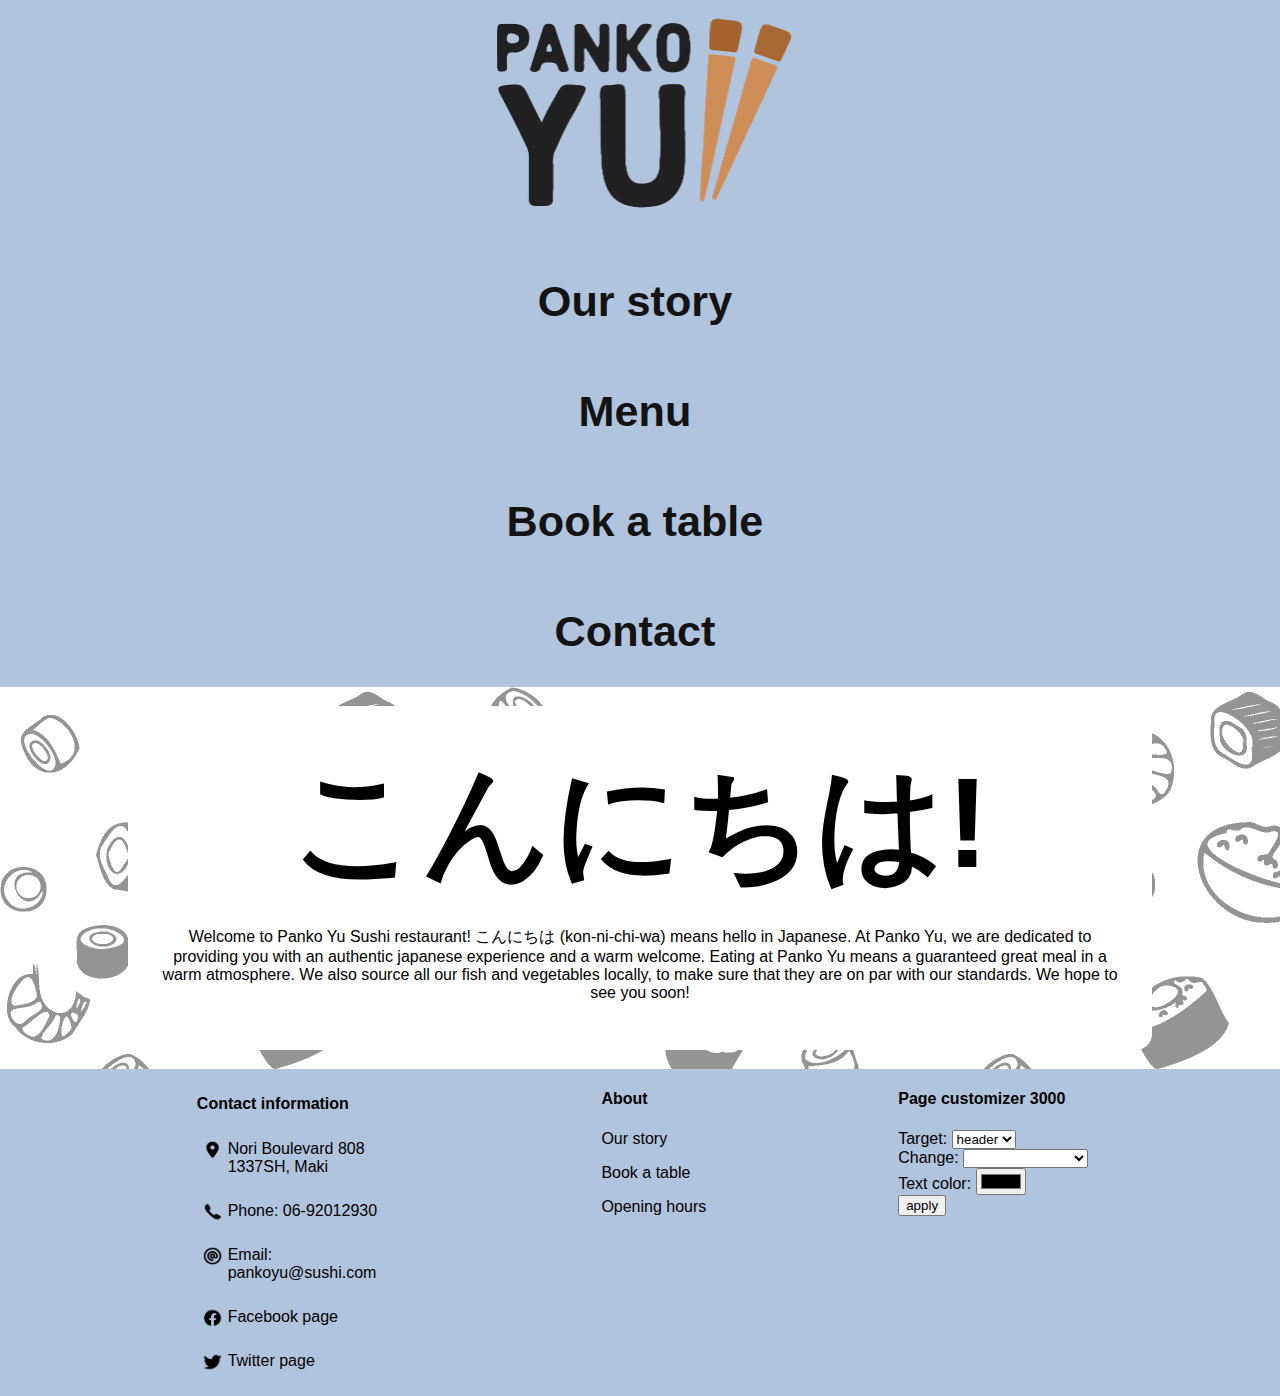
<file: HTML/index.html>
<!DOCTYPE html>
<html lang="en">
    <head>
        <meta charset="UTF-8">
        <title>Panko Yu Sushi Restaurant Homepage</title>
        <link rel="stylesheet" href="../css/style.css">
        <meta name="viewport" content="width=device-width, initial-scale=1.0"/>
        <meta name="description" content="Main page of the website of Panko Yu Sushi Restaurant."/>
    </head>
    <body>
        <header class="nav-header">
            <a href="index.html"><img src="../images/panko_yu_simple_transparent_normalRes.png" alt="Panko Yu logo, link to homepage" width="320" height="240"></a>
            <nav class="nav-header__text-links">
                <a href="story.html">Our story</a>
                <a href="menu.html">Menu</a>
                <a href="booking.html">Book a table</a>
                <a href="about.html">Contact</a>
            </nav>
        </header>
        <main class="content" id="main-content">
            <article class="mainpage-content">
                <h1 id="mainpage-content__header">
                    こんにちは!
                </h1>
                <p>
                    Welcome to Panko Yu Sushi restaurant! こんにちは (kon-ni-chi-wa) means hello in Japanese. At Panko Yu, we are dedicated to providing you with an authentic japanese experience and a warm welcome.
                    Eating at Panko Yu means a guaranteed great meal in a warm atmosphere.
                    We also source all our fish and vegetables locally, to make sure that they are on par with our standards. We hope to see you soon!
                </p>
            </article>
        </main>
        <footer class="footer">
            <article class="footer__contact-info">
                <h4><a href="about.html#contact_information">Contact information</a></h4>
                <img class="footer__contact-image" src="../images/icons8-location-96.png" alt="location icon"><p class="footer__contact-info-item">Nori Boulevard 808 <br> 1337SH, Maki</p>
                <img class="footer__contact-image" src="../images/icons8-phone-90.png" alt="phone icon"><p class="footer__contact-info-item">Phone: 06-92012930</p>
                <img class="footer__contact-image" src="../images/icons8-email-sign-96.png" alt="email icon"><p class="footer__contact-info-item">Email: pankoyu@sushi.com</p>
                <img class="footer__contact-image" src="../images/icons8-facebook-90.png" alt="facebook logo icon"><p class="footer__contact-info-item"><a href="https://facebook.com">Facebook page</a></p>
                <img class="footer__contact-image" src="../images/icons8-twitter-90.png" alt="twitter logo icon"><p class="footer__contact-info-item"><a href="https://www.twitter.com">Twitter page</a></p>
            </article>
            <article class="footer__about-info">
                <h4>About</h4>
                <p><a class="footer__about-info-item" href="story.html">Our story</a></p>
                <p><a class="footer__about-info-item" href="booking.html">Book a table</a></p>
                <p><a class="footer__about-info-item" href="about.html#opening_hours">Opening hours</a></p>
            </article>
            <form class="footer__customizer">
                <h4>Page customizer 3000</h4>
                <div class="footer__customizer--container" id="footer__customizer__element-target-selector--container">
                    <label for="footer__customizer__element-target-selector">Target:</label>
                    <select name="target" id="footer__customizer__element-target-selector">
                    </select>
                </div>
                <div class="footer__customizer--container" id="footer__customizer__change-selector--container">
                    <label for="footer__customizer__change-selector">Change: </label>
                    <select name="change" id="footer__customizer__change-selector">
                        <option value="text_color">text color</option>
                        <option value="background_color">background color</option>
                        <option value="font_size">font size</option>
                    </select>
                </div>
                <button type="button" id="footer__customizer__apply-button" value="apply">apply</button>
            </form>
        </footer>
    <script src="../JavaScript/customizer-3000.js"></script>
    </body>
</html>
</file>
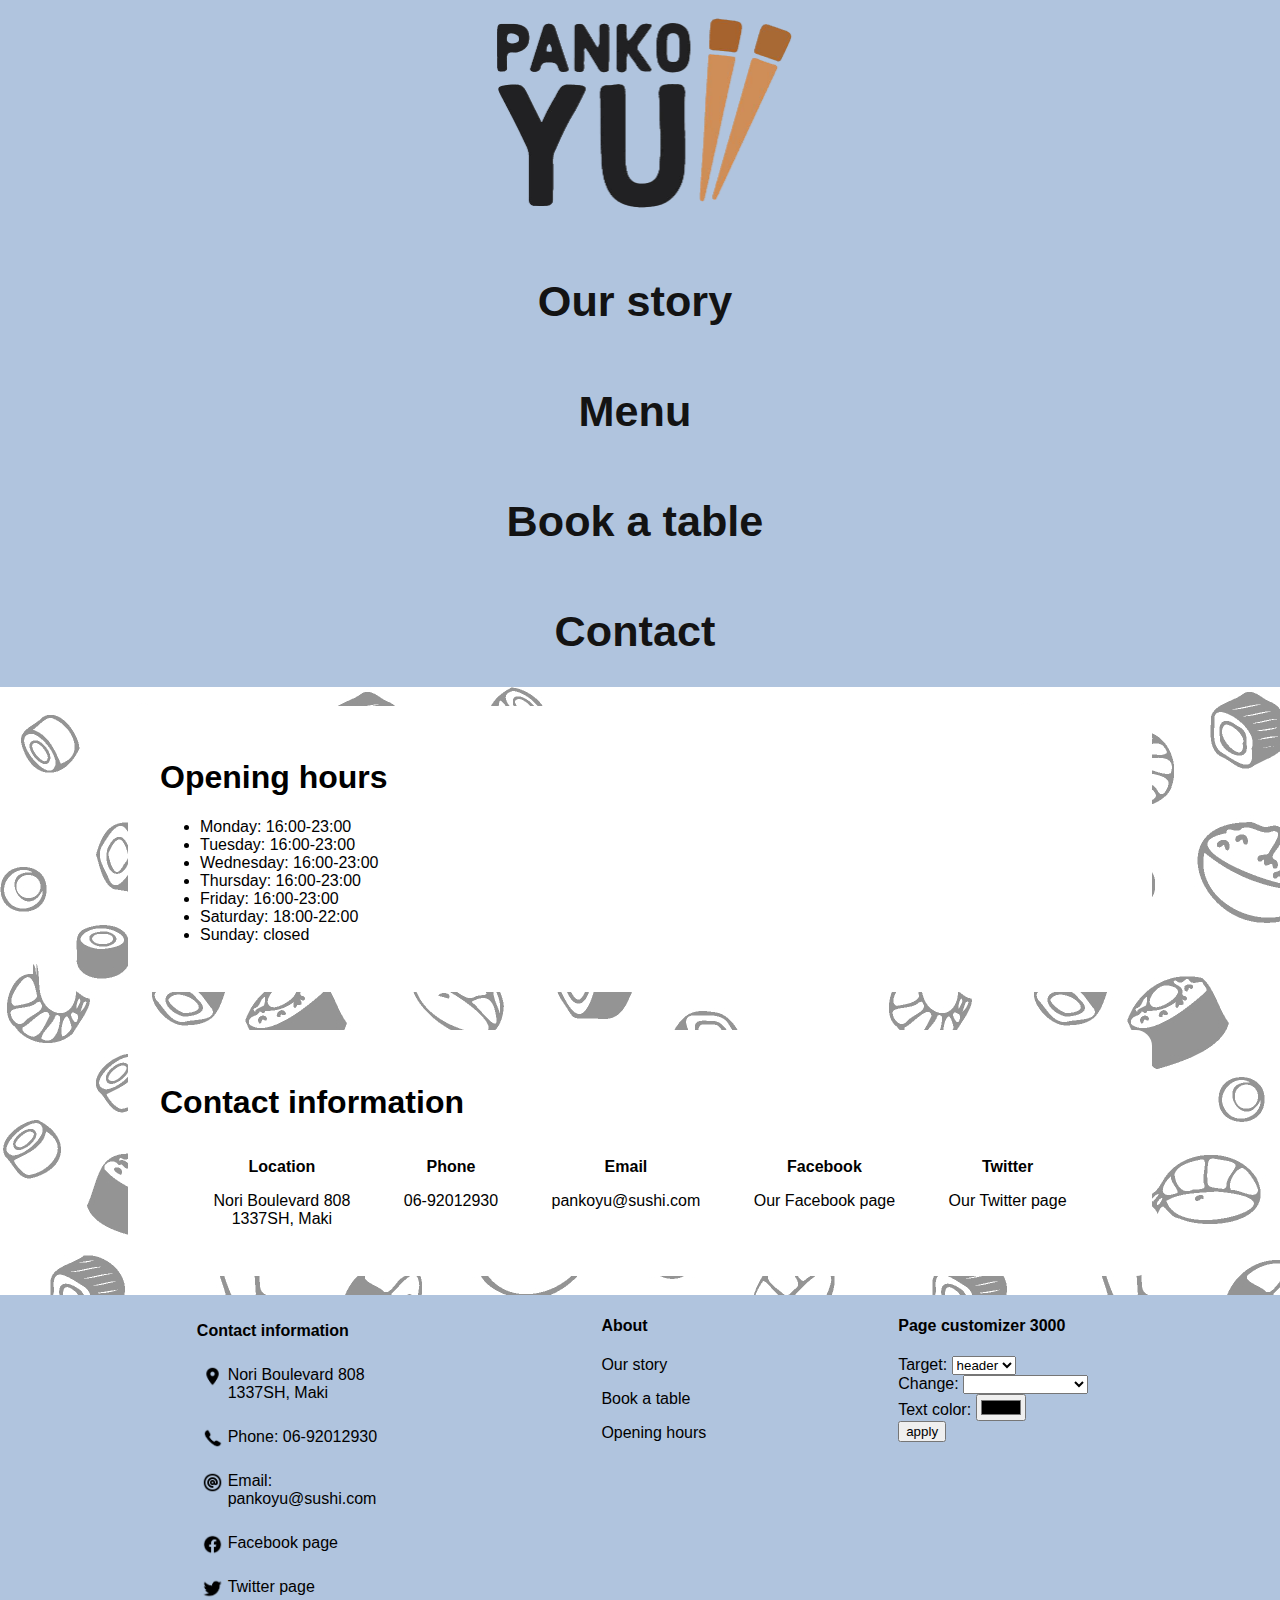
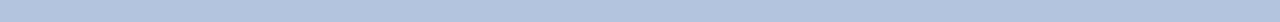
<file: HTML/about.html>
<!DOCTYPE html>
<html lang="en">
    <head>
        <meta charset="UTF-8">
        <title>Panko Yu Sushi Restaurant About page</title>
        <link rel="stylesheet" href="../css/style.css">
        <meta name="viewport" content="width=device-width, initial-scale=1.0"/>
        <meta name="description" content="Page containing opening hours and contact information of Panko Yu Sushi Restaurant."/>
    </head>
    <body>
        <header class="nav-header">
            <a href="index.html"><img src="../images/panko_yu_simple_transparent_normalRes.png" alt="Panko Yu logo, link to homepage" width="320" height="240"></a>
            <nav class="nav-header__text-links">
                <a href="story.html">Our story</a>
                <a href="menu.html">Menu</a>
                <a href="booking.html">Book a table</a>
                <a href="about.html">Contact</a>
            </nav>
        </header>
        <main class="content">
            <article class="about-info about-info__opening-hours" id="opening_hours">
                <h1>Opening hours</h1>
                <ul>
                    <li>Monday: 16:00-23:00</li>
                    <li>Tuesday: 16:00-23:00</li>
                    <li>Wednesday: 16:00-23:00</li>
                    <li>Thursday: 16:00-23:00</li>
                    <li>Friday: 16:00-23:00</li>
                    <li>Saturday: 18:00-22:00</li>
                    <li>Sunday: closed</li>
                </ul>        
            </article>
            <article class="about-info about-info__contact-info" id="contact_information">
                <h1>Contact information</h1>
                <div id="contact-info-container">
                    <div>
                        <p class="contact-info-container__info-item">Location</p>
                        <p>Nori Boulevard 808 <br> 1337SH, Maki</p>
                    </div>
                    <div>
                        <p class="contact-info-container__info-item">Phone</p>
                        <p>06-92012930</p>
                    </div>
                    <div>
                        <p class="contact-info-container__info-item">Email</p>
                        <p>pankoyu@sushi.com</p>
                    </div>
                    <div>
                        <p class="contact-info-container__info-item">Facebook</p>
                        <p><a href="https://www.facebook.com/">Our Facebook page</a></p>
                    </div>
                    <div>
                        <p class="contact-info-container__info-item">Twitter</p>
                        <p><a href="https://www.twitter.com/">Our Twitter page</a></p>
                    </div>
                </div>
            </article>
        </main>
        <footer class="footer">
            <article class="footer__contact-info">
                <h4><a href="about.html#contact_information">Contact information</a></h4>
                <img class="footer__contact-image" src="../images/icons8-location-96.png" alt="location icon"><p class="footer__contact-info-item">Nori Boulevard 808 <br> 1337SH, Maki</p>
                <img class="footer__contact-image" src="../images/icons8-phone-90.png" alt="phone icon"><p class="footer__contact-info-item">Phone: 06-92012930</p>
                <img class="footer__contact-image" src="../images/icons8-email-sign-96.png" alt="email icon"><p class="footer__contact-info-item">Email: pankoyu@sushi.com</p>
                <img class="footer__contact-image" src="../images/icons8-facebook-90.png" alt="facebook logo icon"><p class="footer__contact-info-item"><a href="https://facebook.com">Facebook page</a></p>
                <img class="footer__contact-image" src="../images/icons8-twitter-90.png" alt="twitter logo icon"><p class="footer__contact-info-item"><a href="https://www.twitter.com">Twitter page</a></p>
            </article>
            <article class="footer__about-info">
                <h4>About</h4>
                <p><a class="footer__about-info-item" href="story.html">Our story</a></p>
                <p><a class="footer__about-info-item" href="booking.html">Book a table</a></p>
                <p><a class="footer__about-info-item" href="about.html#opening_hours">Opening hours</a></p>
            </article>
            <form class="footer__customizer">
                <h4>Page customizer 3000</h4>
                <div class="footer__customizer--container" id="footer__customizer__element-target-selector--container">
                    <label for="footer__customizer__element-target-selector">Target:</label>
                    <select name="target" id="footer__customizer__element-target-selector">
                    </select>
                </div>
                <div class="footer__customizer--container" id="footer__customizer__change-selector--container">
                    <label for="footer__customizer__change-selector">Change: </label>
                    <select name="change" id="footer__customizer__change-selector">
                        <option value="text_color">text color</option>
                        <option value="background_color">background color</option>
                        <option value="font_size">font size</option>
                    </select>
                </div>
                <button type="button" id="footer__customizer__apply-button" value="apply">apply</button>
            </form>
        </footer>
        <script src="../JavaScript/customizer-3000.js"></script>
    </body>
</html>
</file>
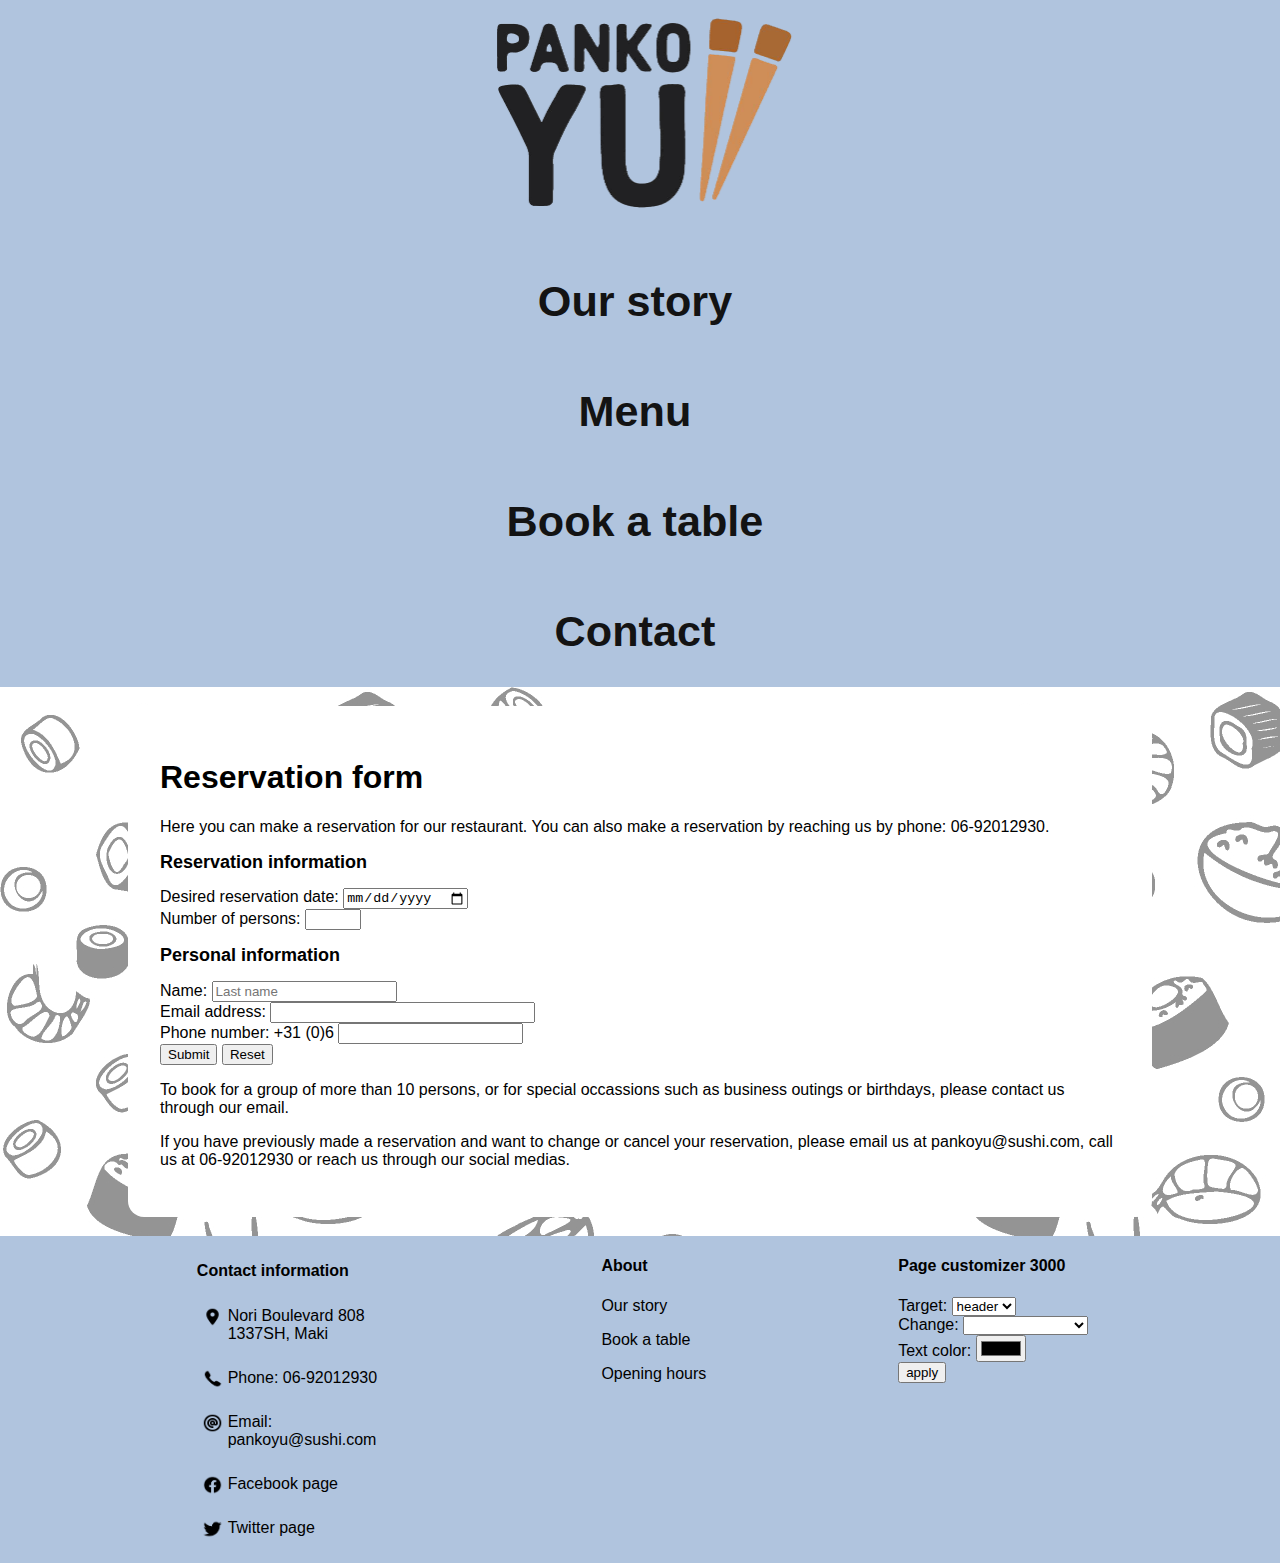
<file: HTML/booking.html>
<!DOCTYPE html>
<html lang="en">
    <head>
        <meta charset="UTF-8">
        <title>Panko Yu Sushi Restaurant Booking page</title>
        <link rel="stylesheet" href="../css/style.css">
        <meta name="viewport" content="width=device-width, initial-scale=1.0"/>
        <meta name="description" content="Panko Yu Sushi Restaurant's booking page."/>
        <script>
            function alertUser()
            {
                alert("Your reservation has been submitted.");
            }
        </script>
    </head>
    <body>
        <header class="nav-header">
            <a href="index.html"><img src="../images/panko_yu_simple_transparent_normalRes.png" alt="Panko Yu logo, link to homepage" width="320" height="240"></a>
            <nav class="nav-header__text-links">
                <a href="story.html">Our story</a>
                <a href="menu.html">Menu</a>
                <a href="booking.html">Book a table</a>
                <a href="about.html">Contact</a>
            </nav>
        </header>
        <main class="content">
            <article class="reservation-form">
                <h1 class="reservation-form__content">Reservation form</h1>
                <p class="reservation-form__content">
                    Here you can make a reservation for our restaurant. You can also make a reservation by reaching us by phone: 06-92012930.
                </p>
                <form class="reservation-form__content" onsubmit="alertUser()">
                    <h2 class="reservation-form__header">Reservation information</h2>
                    <label for="reservation_date">Desired reservation date:</label>
                    <input type="date" id="reservation_date" name="reservation_date" required> <br>
                    <label for="number_of_persons">Number of persons:</label>
                    <input type="number" id="number_of_persons" name="number_of_persons" min="1" max="10" required> <br>
                    <h2 class="reservation-form__header">Personal information</h2>
                    <label for="name">Name:</label>
                    <input type="text" id="name" name="name" placeholder="Last name" required> <br>
                    <label for="email_address">Email address:</label>
                    <input type="email" id="email_address" name="email_address" required size="30"> <br>
                    <label for="phone_number">Phone number: +31 (0)6</label>
                    <input type="tel" id="phone_number" name="phone_number" pattern="[0-9]{8}" required> <br>
                    <input type="submit" value="Submit">
                    <input type="reset">    
                </form>
                <p class="reservation-form__content">
                    To book for a group of more than 10 persons, or for special occassions such as business outings or birthdays, please contact us through our email.
                </p>
                <p class="reservation-form__content">
                    If you have previously made a reservation and want to change or cancel your reservation, please email us at pankoyu@sushi.com, call us at 06-92012930 or reach us through our <a href="about.html#contact_information">social medias</a>.
                </p>
            </article>
        </main>
        <footer class="footer">
            <article class="footer__contact-info">
                <h4><a href="about.html#contact_information">Contact information</a></h4>
                <img class="footer__contact-image" src="../images/icons8-location-96.png" alt="location icon"><p class="footer__contact-info-item">Nori Boulevard 808 <br> 1337SH, Maki</p>
                <img class="footer__contact-image" src="../images/icons8-phone-90.png" alt="phone icon"><p class="footer__contact-info-item">Phone: 06-92012930</p>
                <img class="footer__contact-image" src="../images/icons8-email-sign-96.png" alt="email icon"><p class="footer__contact-info-item">Email: pankoyu@sushi.com</p>
                <img class="footer__contact-image" src="../images/icons8-facebook-90.png" alt="facebook logo icon"><p class="footer__contact-info-item"><a href="https://facebook.com">Facebook page</a></p>
                <img class="footer__contact-image" src="../images/icons8-twitter-90.png" alt="twitter logo icon"><p class="footer__contact-info-item"><a href="https://www.twitter.com">Twitter page</a></p>
            </article>
            <article class="footer__about-info">
                <h4>About</h4>
                <p><a class="footer__about-info-item" href="story.html">Our story</a></p>
                <p><a class="footer__about-info-item" href="booking.html">Book a table</a></p>
                <p><a class="footer__about-info-item" href="about.html#opening_hours">Opening hours</a></p>
            </article>
            <form class="footer__customizer">
                <h4>Page customizer 3000</h4>
                <div class="footer__customizer--container" id="footer__customizer__element-target-selector--container">
                    <label for="footer__customizer__element-target-selector">Target:</label>
                    <select name="target" id="footer__customizer__element-target-selector">
                    </select>
                </div>
                <div class="footer__customizer--container" id="footer__customizer__change-selector--container">
                    <label for="footer__customizer__change-selector">Change: </label>
                    <select name="change" id="footer__customizer__change-selector">
                        <option value="text_color">text color</option>
                        <option value="background_color">background color</option>
                        <option value="font_size">font size</option>
                    </select>
                </div>
                <button type="button" id="footer__customizer__apply-button" value="apply">apply</button>
            </form>
        </footer>
        <script src="../JavaScript/customizer-3000.js"></script>
    </body>
</html>
</file>
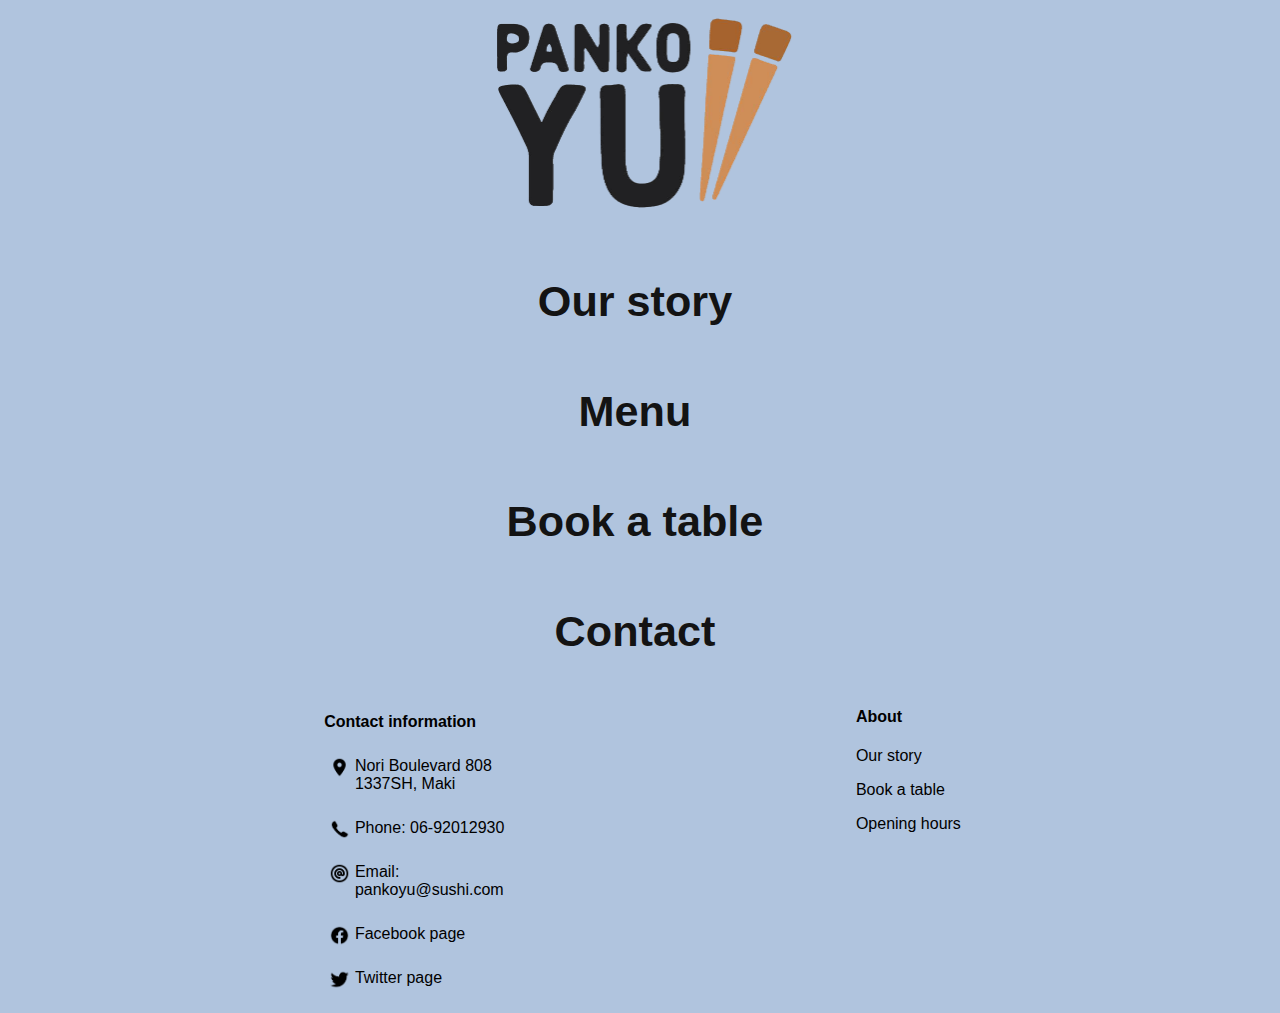
<file: HTML/menu-cart-test.html>
<!DOCTYPE html>
<html lang="en">
    <head>
        <meta charset="UTF-8">
        <title>Panko Yu Sushi Restaurant Menu page</title>
        <link rel="stylesheet" href="../css/style.css">
        <meta name="viewport" content="width=device-width, initial-scale=1.0"/>
        <meta name="description" content="Panko Yu's sushi menu and ordering page."/>
    </head>
    <body>
        <header class="nav-header">
            <a href="index.html"><img src="../images/panko_yu_simple_transparent_normalRes.png" alt="Panko Yu logo, link to homepage" width="320" height="240"></a>
            <nav class="nav-header__text-links">
                <a href="story.html">Our story</a>
                <a href="menu.html">Menu</a>
                <a href="booking.html">Book a table</a>
                <a href="about.html">Contact</a>
            </nav>
        </header>
        <div id="cart-container"></div>
        <footer class="footer">
            <article class="footer__contact-info">
                <h4><a href="about.html#contact_information" style="color:black">Contact information</a></h4>
                <img class="footer__contact-image" src="../images/icons8-location-96.png" alt="location icon"><p class="footer__contact-info-item">Nori Boulevard 808 <br> 1337SH, Maki</p>
                <img class="footer__contact-image" src="../images/icons8-phone-90.png" alt="phone icon"><p class="footer__contact-info-item">Phone: 06-92012930</p>
                <img class="footer__contact-image" src="../images/icons8-email-sign-96.png" alt="email icon"><p class="footer__contact-info-item">Email: pankoyu@sushi.com</p>
                <img class="footer__contact-image" src="../images/icons8-facebook-90.png" alt="facebook logo icon"><p class="footer__contact-info-item"><a href="https://facebook.com" style="color:black">Facebook page</a></p>
                <img class="footer__contact-image" src="../images/icons8-twitter-90.png" alt="twitter logo icon"><p class="footer__contact-info-item"><a href="https://www.twitter.com" style="color:black">Twitter page</a></p>
            </article>
            <article class="footer__about-info">
                <h4>About</h4>
                <p><a class="footer__about-info-item" href="story.html">Our story</a></p>
                <p><a class="footer__about-info-item" href="booking.html" style="color:black">Book a table</a></p>
                <p><a class="footer__about-info-item" href="about.html#opening_hours" style="color:black">Opening hours</a></p>
            </article>
        </footer>  
        <script type="text/javascript" src="../javascript/menu.js"></script>
    </body>
</html>
</file>
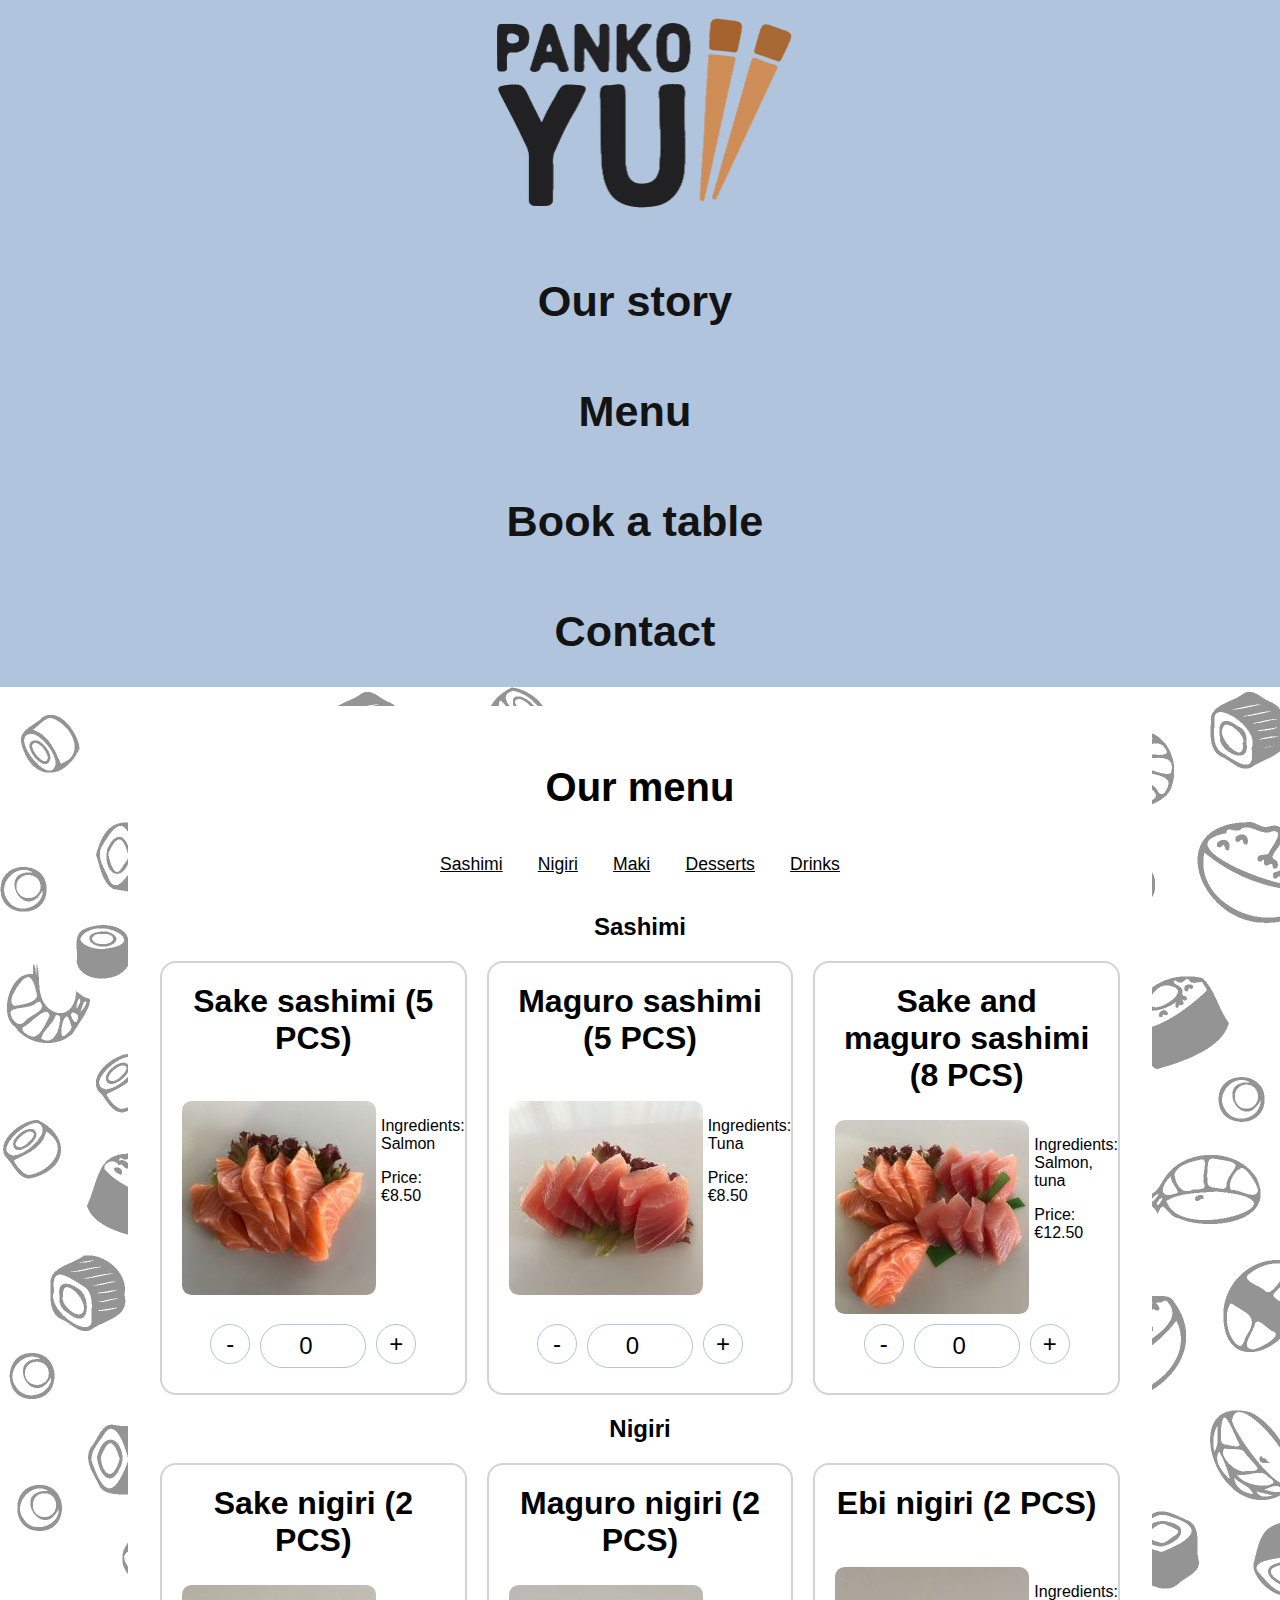
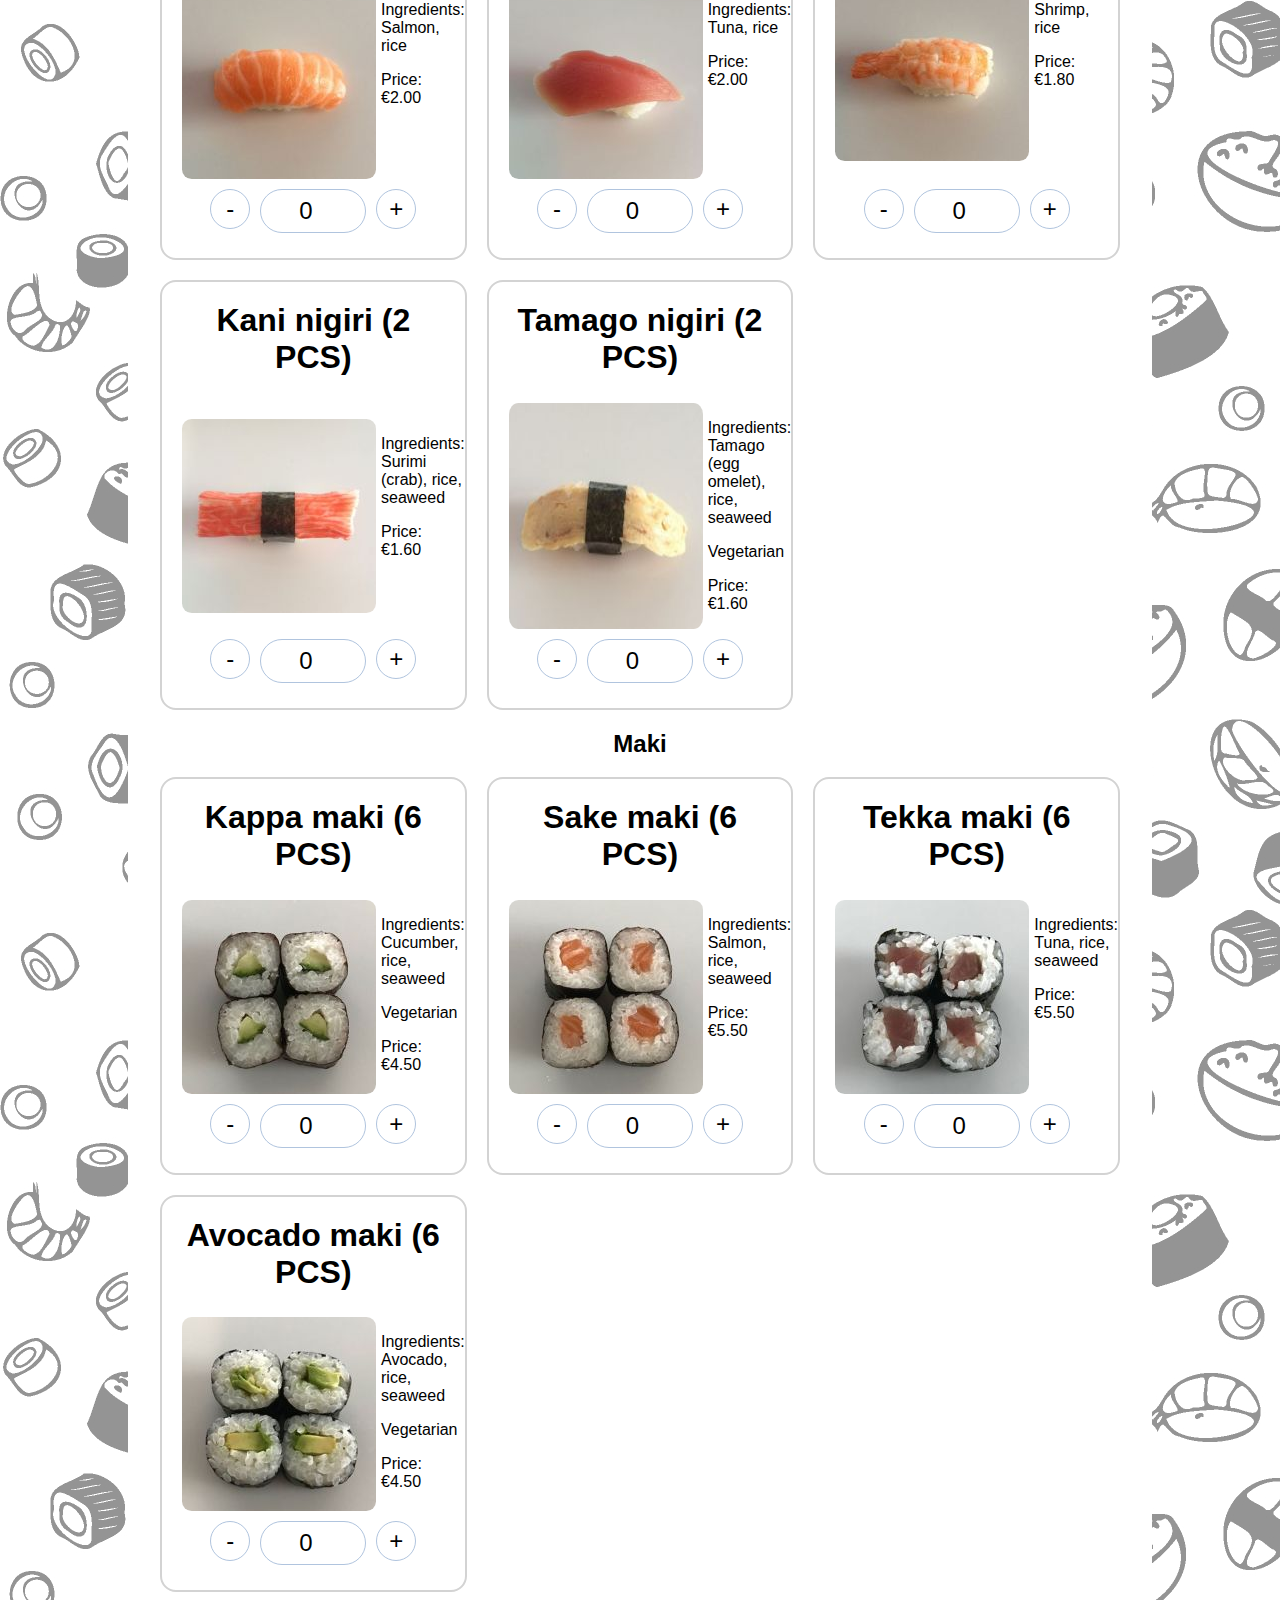
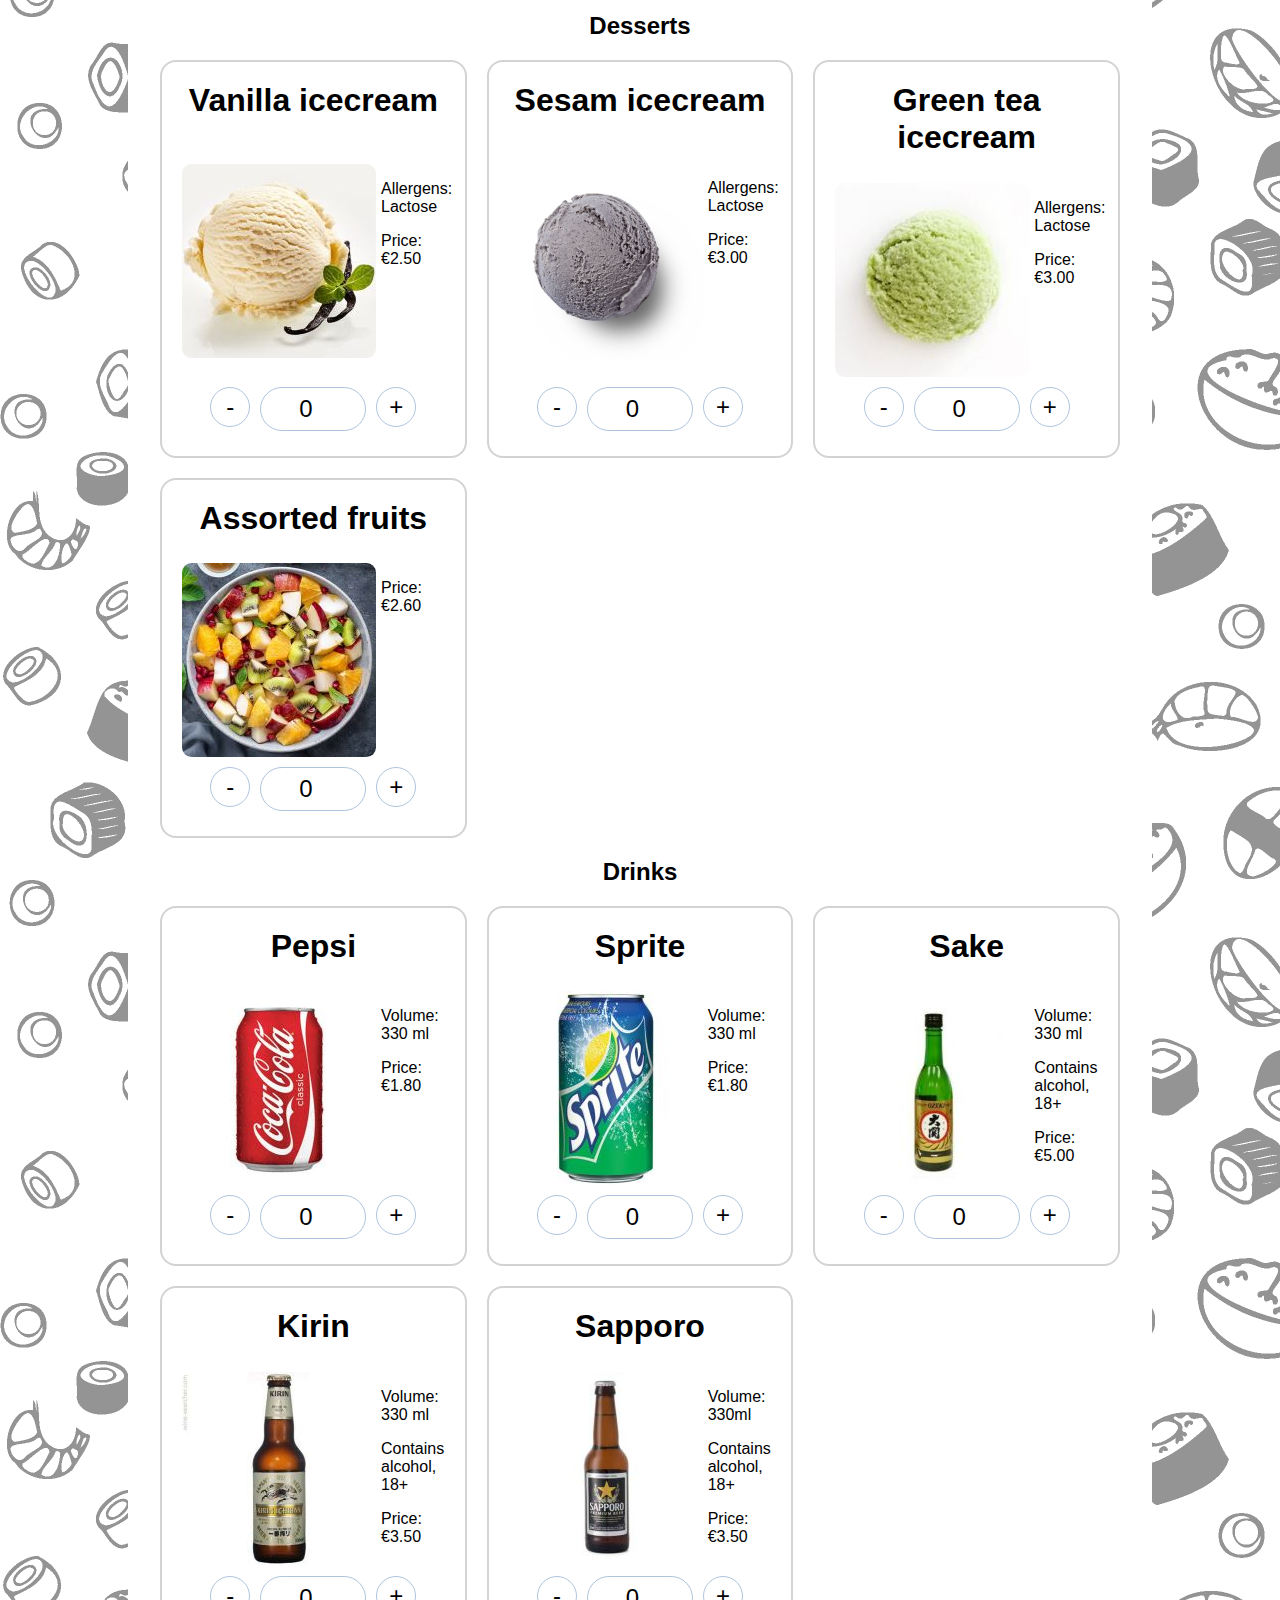
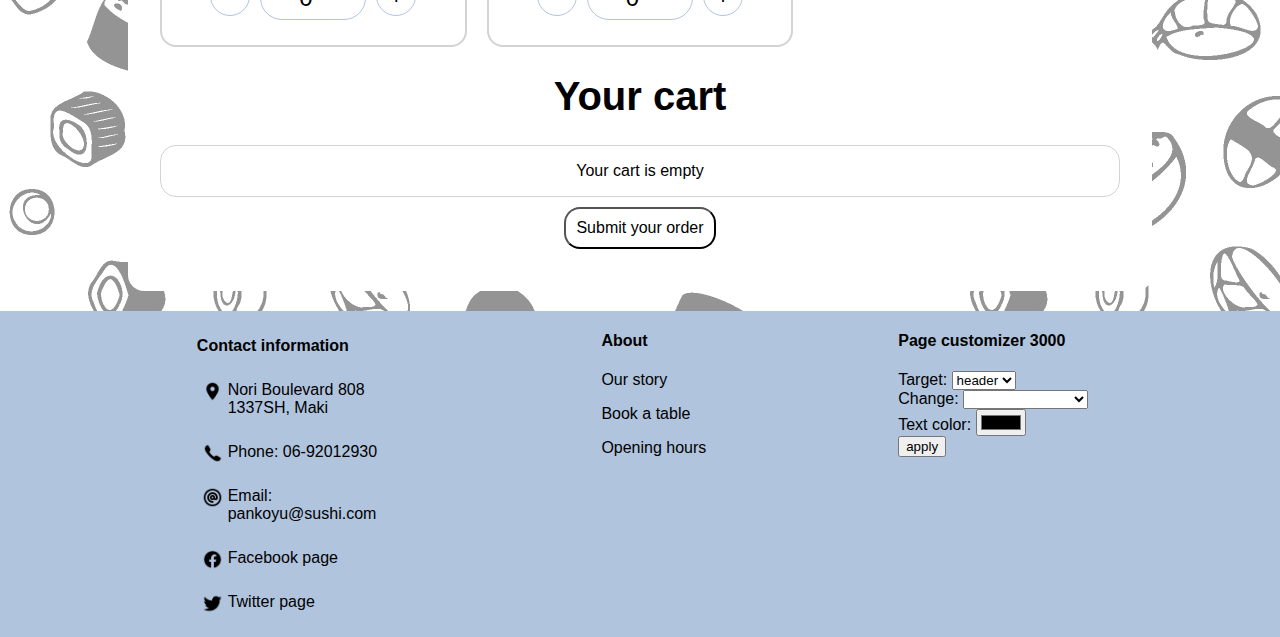
<file: HTML/menu.html>
<!DOCTYPE html>
<html lang="en">
    <head>
        <meta charset="UTF-8">
        <title>Panko Yu Sushi Restaurant Menu page</title>
        <link rel="stylesheet" href="../css/style.css">
        <meta name="viewport" content="width=device-width, initial-scale=1.0"/>
        <meta name="description" content="Panko Yu's sushi menu and ordering page."/>
    </head>
    <body>
        <header class="nav-header">
            <a href="index.html"><img src="../images/panko_yu_simple_transparent_normalRes.png" alt="Panko Yu logo, link to homepage" width="320" height="240"></a>
            <nav class="nav-header__text-links">
                <a href="story.html">Our story</a>
                <a href="menu.html">Menu</a>
                <a href="booking.html">Book a table</a>
                <a href="about.html">Contact</a>
            </nav>
        </header>
        <main class="content" id="menu-content">
        </main>
        <footer class="footer">
            <article class="footer__contact-info">
                <h4><a href="about.html#contact_information">Contact information</a></h4>
                <img class="footer__contact-image" src="../images/icons8-location-96.png" alt="location icon"><p class="footer__contact-info-item">Nori Boulevard 808 <br> 1337SH, Maki</p>
                <img class="footer__contact-image" src="../images/icons8-phone-90.png" alt="phone icon"><p class="footer__contact-info-item">Phone: 06-92012930</p>
                <img class="footer__contact-image" src="../images/icons8-email-sign-96.png" alt="email icon"><p class="footer__contact-info-item">Email: pankoyu@sushi.com</p>
                <img class="footer__contact-image" src="../images/icons8-facebook-90.png" alt="facebook logo icon"><p class="footer__contact-info-item"><a href="https://facebook.com">Facebook page</a></p>
                <img class="footer__contact-image" src="../images/icons8-twitter-90.png" alt="twitter logo icon"><p class="footer__contact-info-item"><a href="https://www.twitter.com">Twitter page</a></p>
            </article>
            <article class="footer__about-info">
                <h4>About</h4>
                <p><a class="footer__about-info-item" href="story.html">Our story</a></p>
                <p><a class="footer__about-info-item" href="booking.html">Book a table</a></p>
                <p><a class="footer__about-info-item" href="about.html#opening_hours">Opening hours</a></p>
            </article>
            <form class="footer__customizer">
                <h4>Page customizer 3000</h4>
                <div class="footer__customizer--container" id="footer__customizer__element-target-selector--container">
                    <label for="footer__customizer__element-target-selector">Target:</label>
                    <select name="target" id="footer__customizer__element-target-selector">
                    </select>
                </div>
                <div class="footer__customizer--container" id="footer__customizer__change-selector--container">
                    <label for="footer__customizer__change-selector">Change: </label>
                    <select name="change" id="footer__customizer__change-selector">
                        <option value="text_color">text color</option>
                        <option value="background_color">background color</option>
                        <option value="font_size">font size</option>
                    </select>
                </div>
                <button type="button" id="footer__customizer__apply-button" value="apply">apply</button>
            </form>
        </footer>
        <script type="text/javascript" src="../javascript/menu.js"></script>
        <script src="../JavaScript/customizer-3000.js"></script>
    </body>
</html>
</file>
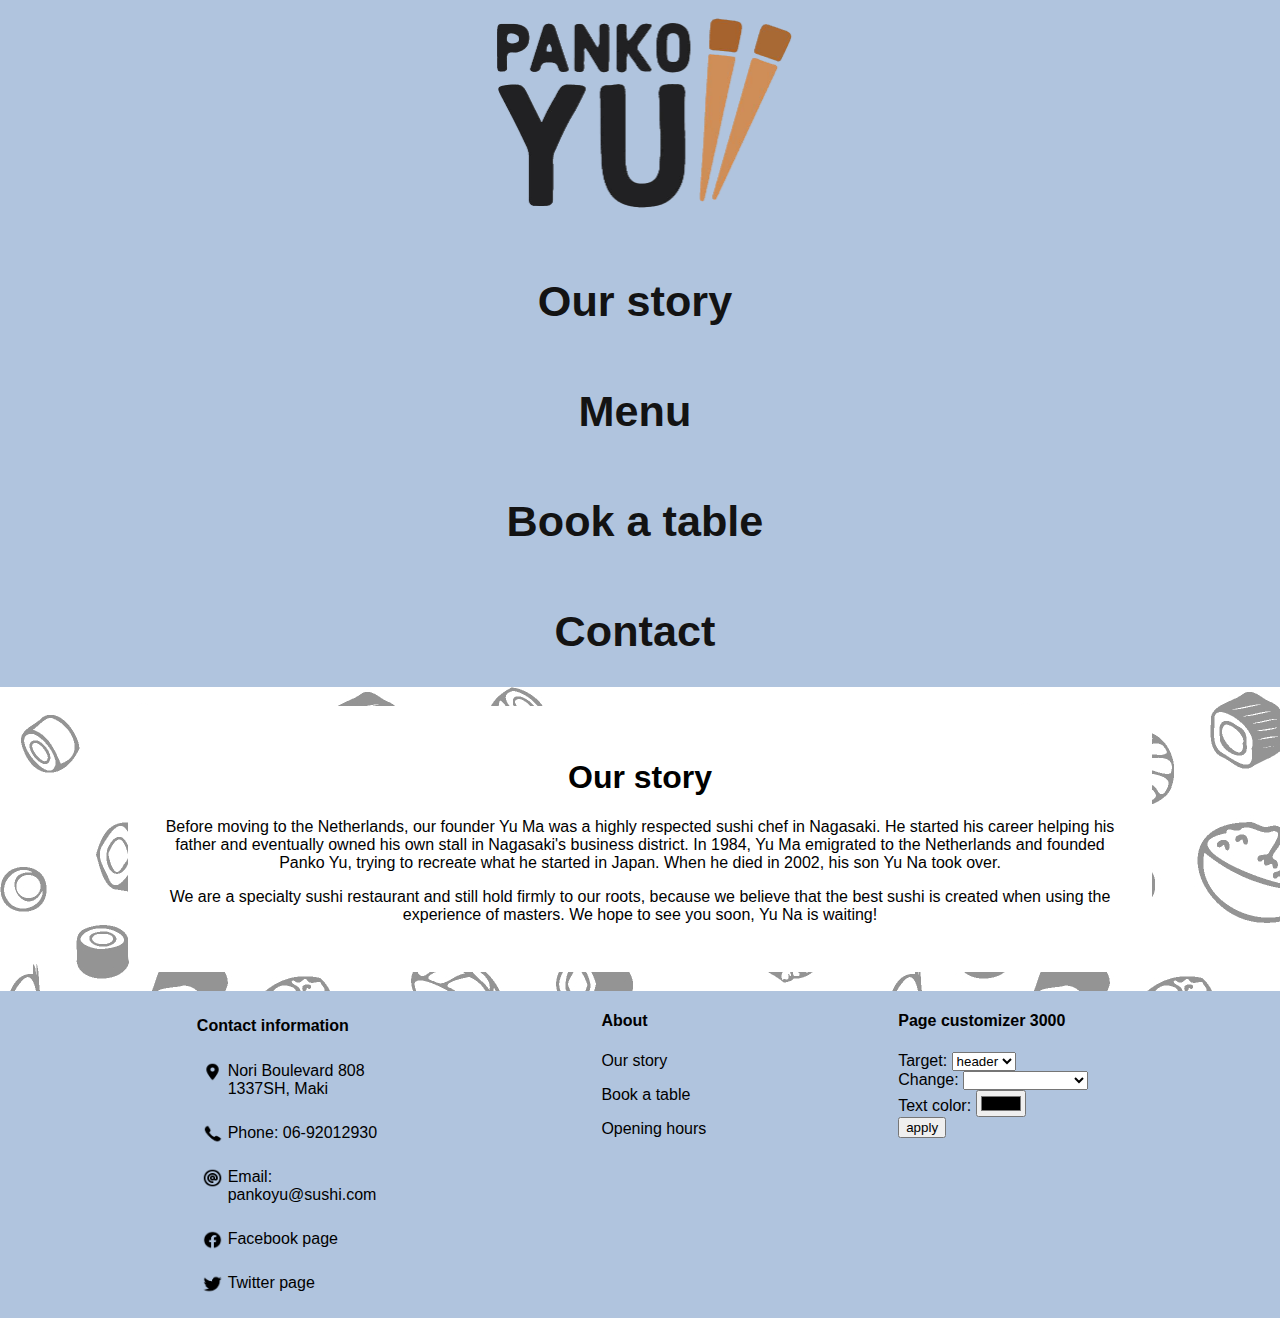
<file: HTML/story.html>
<!DOCTYPE html>
<html lang="en">
    <head>
        <meta charset="UTF-8">
        <title>Panko Yu Sushi Restaurant Our story</title>
        <link rel="stylesheet" href="../css/style.css">
        <meta name="viewport" content="width=device-width, initial-scale=1.0"/>
        <meta name="description" content="The story of how Panko Yu Sushi Restaurant came into existence."/>
    </head>
    <body>
        <header class="nav-header">
            <a href="index.html"><img src="../images/panko_yu_simple_transparent_normalRes.png" alt="Panko Yu logo, link to homepage" width="320" height="240"></a>
            <nav class="nav-header__text-links">
                <a href="story.html">Our story</a>
                <a href="menu.html">Menu</a>
                <a href="booking.html">Book a table</a>
                <a href="about.html">Contact</a>
            </nav>
        </header>
        <main class="content">
            <article class="story-text">
                <h1 class="story-text__content">Our story</h1>         
                <p class="story-text__content">
                    Before moving to the Netherlands, our founder Yu Ma was a highly respected sushi chef in Nagasaki.
                    He started his career helping his father and eventually owned his own stall in Nagasaki's business district.
                    In 1984, Yu Ma emigrated to the Netherlands and founded Panko Yu, trying to recreate what he started in Japan.
                    When he died in 2002, his son Yu Na took over.
                </p>
                <p class="story-text__content">
                    We are a specialty sushi restaurant and still hold firmly to our roots, because we believe that the best sushi is created when using the experience of masters.
                    We hope to see you soon, Yu Na is waiting!
                </p>
            </article>
        </main>
        <footer class="footer">
            <article class="footer__contact-info">
                <h4><a href="about.html#contact_information">Contact information</a></h4>
                <img class="footer__contact-image" src="../images/icons8-location-96.png" alt="location icon"><p class="footer__contact-info-item">Nori Boulevard 808 <br> 1337SH, Maki</p>
                <img class="footer__contact-image" src="../images/icons8-phone-90.png" alt="phone icon"><p class="footer__contact-info-item">Phone: 06-92012930</p>
                <img class="footer__contact-image" src="../images/icons8-email-sign-96.png" alt="email icon"><p class="footer__contact-info-item">Email: pankoyu@sushi.com</p>
                <img class="footer__contact-image" src="../images/icons8-facebook-90.png" alt="facebook logo icon"><p class="footer__contact-info-item"><a href="https://facebook.com">Facebook page</a></p>
                <img class="footer__contact-image" src="../images/icons8-twitter-90.png" alt="twitter logo icon"><p class="footer__contact-info-item"><a href="https://www.twitter.com">Twitter page</a></p>
            </article>
            <article class="footer__about-info">
                <h4>About</h4>
                <p><a class="footer__about-info-item" href="story.html">Our story</a></p>
                <p><a class="footer__about-info-item" href="booking.html">Book a table</a></p>
                <p><a class="footer__about-info-item" href="about.html#opening_hours">Opening hours</a></p>
            </article>
            <form class="footer__customizer">
                <h4>Page customizer 3000</h4>
                <div class="footer__customizer--container" id="footer__customizer__element-target-selector--container">
                    <label for="footer__customizer__element-target-selector">Target:</label>
                    <select name="target" id="footer__customizer__element-target-selector">
                    </select>
                </div>
                <div class="footer__customizer--container" id="footer__customizer__change-selector--container">
                    <label for="footer__customizer__change-selector">Change: </label>
                    <select name="change" id="footer__customizer__change-selector">
                        <option value="text_color">text color</option>
                        <option value="background_color">background color</option>
                        <option value="font_size">font size</option>
                    </select>
                </div>
                <button type="button" id="footer__customizer__apply-button" value="apply">apply</button>
            </form>
        </footer>
        <script src="../JavaScript/customizer-3000.js"></script>
    </body>
</html>
</file>
<file: css/style.css>
html, body {
    height:100%;
}

body {
    background-color: ghostwhite;
    margin: 0;
    padding: 0;
    font-family: Helvetica, Arial, sans-serif;
    display: flex;
    flex-direction: column;
}

a:link, a:visited {
    text-decoration: none;
    color: black;
}

.nav-header{
    display: flex;
    flex-wrap: wrap;
    align-items: center;
    font-size: 1.5em;
    background-color: lightsteelblue;
    justify-content: stretch;
}

.nav-header__text-links{
    font-size: 1.8em;
    display: flex;
        justify-content: flex-end;
        align-items: center;
    flex-grow: 2;
    margin-right: 10px;
}

.nav-header__text-links a{ /*The text-links in the header*/
    padding: 2vw;
    border-radius: 0.2em;
    color: #131313;
    font-weight: bold;
}

.nav-header__text-links a:hover{
    background-color: #82a6da;
}

main.content{
    display: flex;
    flex-flow: column;
    flex: 1 0 auto;
    background-image:url(../Images/background.jpg);
    background-color:white;
    background-repeat: repeat;    
}

#main-content{
    display: flex;
    flex-flow: column;
}

#mainpage-content__header{
    font-size: 10vw;
    text-align: center;
    margin:0;
}

@media (max-width: 1300px) {
    /*makes header vertical on small screens*/
    body .nav-header{
        flex-flow: column;
    }
    body .nav-header__text-links{
        display: flex;
        flex-flow: column;
        justify-content: space-around;
    }

    body .nav-header__text-links a{ /*The text-links in the header*/
        margin: 5px 0px 5px 0;
    }
}

img.footer__contact-image{
    float:left;
    padding:5px;
    width:10%;
    height:10%
}

p.footer__contact-info-item{
    padding:5px;
}

.footer{
    background-color: lightsteelblue;
    display:flex;
        justify-content: space-evenly;
        align-items: flex-start;
    flex-wrap: wrap;
}

.footer__contact-info{
    text-align:left;
    color:black;
    padding:5px;
}

p.footer__about-info-item{
    padding:5px;
    margin:0;
}

a.footer__about-info-item{
    padding: 5px 0;
    margin:0;
    color:black;
}

.story-text, .mainpage-content {
    padding: 2em;
    background-color:white;
    text-align: center;
}

.reservation-form, .about-info, .menu {
    padding: 2em;
    background-color:white;
}

.menu__header {
    font-size:2.5em;
    text-align: center;
}

.menu__cart {
    text-align: center;
    border: 1px solid lightgrey;
    border-radius: 1em;
}

.menu__submit {
    margin:10px auto;
    display:block;
    padding: 10px;
    background-color: white;
    border-radius: 1em;
    transition-duration: 0.4s;
    font-size:1em;
}

.menu__submit:hover {
    background-color: lightsteelblue;
}

.reservation-form__header {
    font-size: 18px;
}

.menu__category-header {
    text-align:center;
    font-size:1.5em;
}

.menu__menu-links {
    display:flex;
    justify-content:center;
    align-items:center;
    flex-wrap:wrap;
}

#contact-info-container{
    display: flex;
        justify-content: space-evenly;
        align-items: flex-start;
        flex-wrap: wrap;
    text-align: center;
}

.contact-info-container__info-item{
    font-weight: bold;
}

a.menu__link {
    padding: 1em;
    font-size: 1.1em;
    text-decoration:underline;
}

section.about-info__contact-info td{
    text-align: center;
}

section.about-info__opening-hours li{
    list-style-type: none;
}

.category-container {
    display: flex;
        justify-content: space-evenly;
        align-items: flex-start;
        flex-wrap: wrap;
}

.category-container__category-grid {
    flex: 1;
    display: grid;
    grid-auto-rows: minmax(min-content, max-content); /* deze regel is van een website: https://www.mrbento.nl/c/deals overgenomen, nog even geen idee hoe het werkt */
    grid-template-columns: repeat(auto-fill, minmax(300px, 1fr)); /* deze regel is van een website: https://www.mrbento.nl/c/deals overgenomen, nog even geen idee hoe het werkt */
    grid-gap: 20px;
}

.category-grid__product {
    display: flex;
    justify-content: space-between;
    flex-flow: column nowrap;
    border: 2px solid lightgray;
    border-radius: 1em;
    padding: 20px;
    transition-duration:0.4s;
}

.category-grid__product:hover {
    border: 2px solid lightsteelblue;
}

.category-grid__product--selected {
    display: flex;
    justify-content: space-between;
    flex-flow: column nowrap;
    border: 2px solid red;
    border-radius: 1em;
    padding: 20px;
    transition-duration:0.4s;
}

.category-grid__product--selected:hover {
    border: 2px solid red;
}

h1.product__header {
    text-align:center;
    margin-top:0;
}

img.product__image {
    border-radius:5%;
    max-width: 100%;
    margin-right: 5px;
}

.product__description {
    margin: 5px 0px;
    display:flex;
    flex-direction:row;
    justify-content:flex-start;
}

.product__incrementer {
    display: flex;
    flex-direction: row;
    flex-wrap: nowrap;
    justify-content: center;
}

.product__quantity {
    text-align:center;
    margin:5px;
    height:40px;
    width:100px;
    border: 1px solid lightsteelblue;
    border-radius:1em;
    font-size:150%;
}

.product__incrementer--minus, .product__incrementer--plus {
    border-radius: 50%;
    background-color: white;
    border: 1px solid lightsteelblue;
    margin: 5px;
    transition-duration:0.4s;
    font-size: 150%;
    width:40px;
    height:40px;
}

.product__incrementer--minus:hover, .product__incrementer--plus:hover {
    background-color: lightsteelblue;
}

@media (max-width: 399px) {
    .product__description {
        flex-direction: column;
    }

}

@media (min-width: 700px){
    .reservation-form, .story-text, .about-info, .mainpage-content, .menu{
        width:75%;
        margin:auto;
        margin-top:1.5%;
        margin-bottom:1.5%;
        border-radius:1em;
    }
}
</file>
